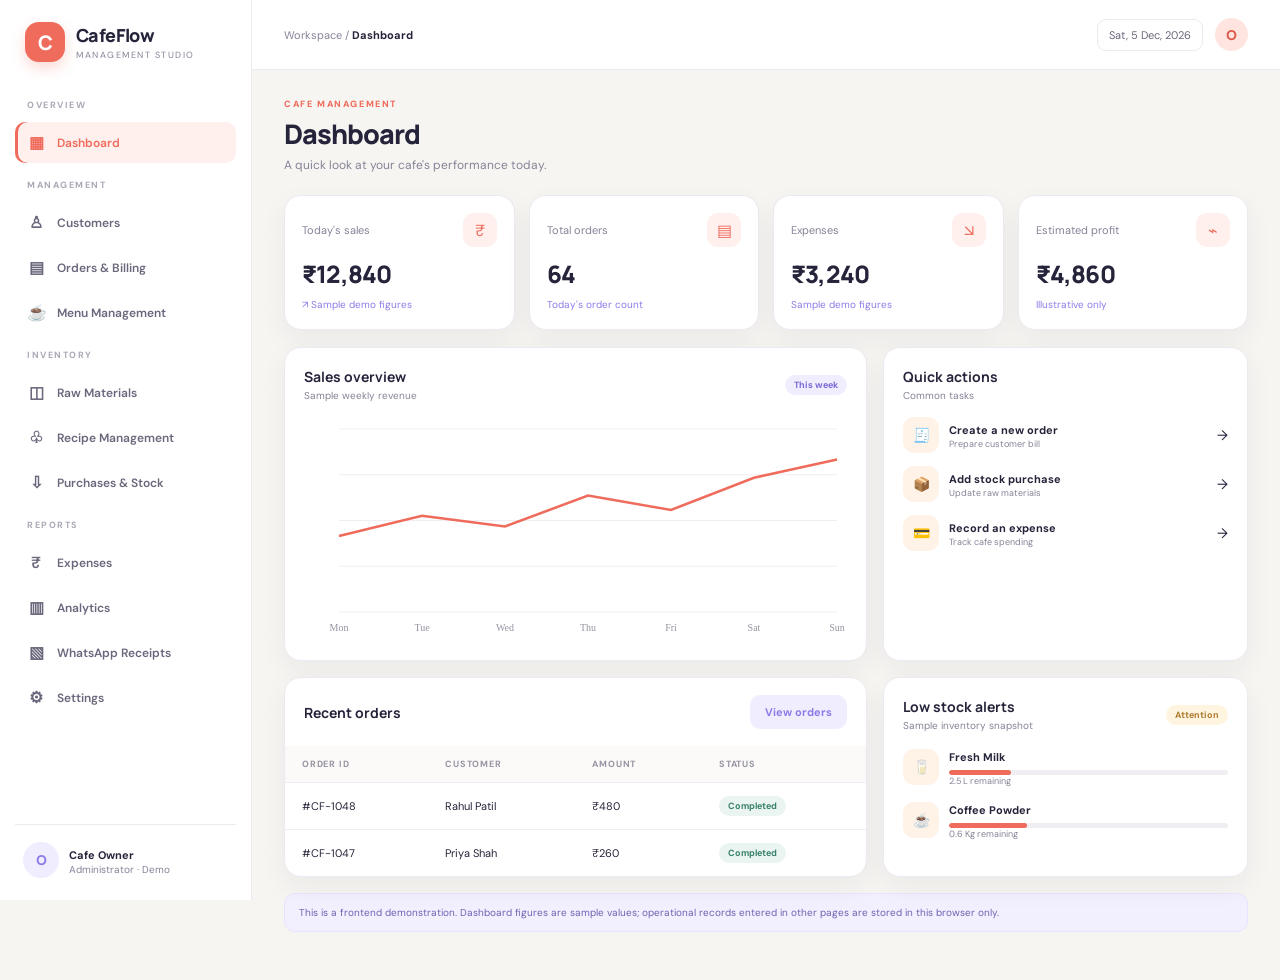
<file: index.html>
<!doctype html><html lang="en"><head><meta charset="utf-8"><meta name="viewport" content="width=device-width, initial-scale=1"><title>Dashboard | CafeFlow</title><link rel="stylesheet" href="style.css"></head><body>
<div class="layout"><aside class="sidebar"><div class="brand"><div class="brand-logo">C</div><div><b>CafeFlow</b><small>MANAGEMENT STUDIO</small></div></div><nav class="nav"><div class="nav-caption">OVERVIEW</div><a href="index.html" class="active"><span class="nav-ico">▦</span>Dashboard</a><div class="nav-caption">MANAGEMENT</div><a href="customers.html" class=""><span class="nav-ico">♙</span>Customers</a><a href="orders.html" class=""><span class="nav-ico">▤</span>Orders & Billing</a><a href="menu.html" class=""><span class="nav-ico">☕</span>Menu Management</a><div class="nav-caption">INVENTORY</div><a href="materials.html" class=""><span class="nav-ico">◫</span>Raw Materials</a><a href="recipes.html" class=""><span class="nav-ico">♧</span>Recipe Management</a><a href="purchases.html" class=""><span class="nav-ico">⇩</span>Purchases & Stock</a><div class="nav-caption">REPORTS</div><a href="expenses.html" class=""><span class="nav-ico">₹</span>Expenses</a><a href="analytics.html" class=""><span class="nav-ico">▥</span>Analytics</a><a href="receipts.html" class=""><span class="nav-ico">▧</span>WhatsApp Receipts</a><a href="settings.html" class=""><span class="nav-ico">⚙</span>Settings</a></nav><div class="profile"><div class="avatar">O</div><div><b style="font-size:11px">Cafe Owner</b><small>Administrator · Demo</small></div></div></aside>
<main class="main"><header class="topbar"><div style="display:flex;align-items:center;gap:12px"><button class="menu-toggle" id="menuToggle">☰</button><div class="crumb">Workspace / <b>Dashboard</b></div></div><div class="top-actions"><div class="top-date" id="topDate"></div><div class="top-avatar">O</div></div></header><div class="content">
<div class="page-head"><div><div class="eyebrow">CAFE MANAGEMENT</div><h1>Dashboard</h1><div class="subtitle">A quick look at your cafe's performance today.</div></div></div>
<div class="stat-grid">
<div class="card stat"><div class="stat-top">Today's sales <span class="stat-icon">₹</span></div><strong id="dashSales">₹12,840</strong><span class="trend">↗ Sample demo figures</span></div>
<div class="card stat"><div class="stat-top">Total orders <span class="stat-icon">▤</span></div><strong id="dashOrders">64</strong><span class="trend">Today's order count</span></div>
<div class="card stat"><div class="stat-top">Expenses <span class="stat-icon">↘</span></div><strong>₹3,240</strong><span class="trend">Sample demo figures</span></div>
<div class="card stat"><div class="stat-top">Estimated profit <span class="stat-icon">⌁</span></div><strong>₹4,860</strong><span class="trend">Illustrative only</span></div></div>
<div class="two-col"><div class="card panel"><div class="panel-head"><div><h3>Sales overview</h3><small>Sample weekly revenue</small></div><span class="pill">This week</span></div><canvas id="salesChart" class="chart"></canvas></div>
<div class="card panel"><div class="panel-head"><div><h3>Quick actions</h3><small>Common tasks</small></div></div><div class="mini-list"><a class="mini-row" href="orders.html"><div class="mini-emoji">🧾</div><div class="mini-info"><b>Create a new order</b><small>Prepare customer bill</small></div>→</a><a class="mini-row" href="purchases.html"><div class="mini-emoji">📦</div><div class="mini-info"><b>Add stock purchase</b><small>Update raw materials</small></div>→</a><a class="mini-row" href="expenses.html"><div class="mini-emoji">💳</div><div class="mini-info"><b>Record an expense</b><small>Track cafe spending</small></div>→</a></div></div></div>
<div class="two-col"><div class="card table-card"><div class="table-head"><h3>Recent orders</h3><a class="btn secondary" href="orders.html">View orders</a></div><div class="table-wrap"><table><thead><tr><th>Order ID</th><th>Customer</th><th>Amount</th><th>Status</th></tr></thead><tbody id="dashRecent"><tr><td>#CF-1048</td><td>Rahul Patil</td><td>₹480</td><td><span class="pill good">Completed</span></td></tr><tr><td>#CF-1047</td><td>Priya Shah</td><td>₹260</td><td><span class="pill good">Completed</span></td></tr></tbody></table></div></div>
<div class="card panel"><div class="panel-head"><div><h3>Low stock alerts</h3><small>Sample inventory snapshot</small></div><span class="pill warn">Attention</span></div><div class="mini-list"><div class="mini-row"><div class="mini-emoji">🥛</div><div class="mini-info"><b>Fresh Milk</b><div class="progress"><span style="width:22%"></span></div><small>2.5 L remaining</small></div></div><div class="mini-row"><div class="mini-emoji">☕</div><div class="mini-info"><b>Coffee Powder</b><div class="progress"><span style="width:28%"></span></div><small>0.6 Kg remaining</small></div></div></div></div></div>
<div class="notice">This is a frontend demonstration. Dashboard figures are sample values; operational records entered in other pages are stored in this browser only.</div>
</div></main></div>
<div class="modal-backdrop" id="modalBackdrop"><div class="modal"><div class="modal-head"><h3 id="modalTitle">Details</h3><button class="close" onclick="CF.close()">×</button></div><div id="modalBody"></div></div></div><div class="toast" id="toast"></div><script src="app.js"></script><script src="pages.js"></script></body></html>
</file>
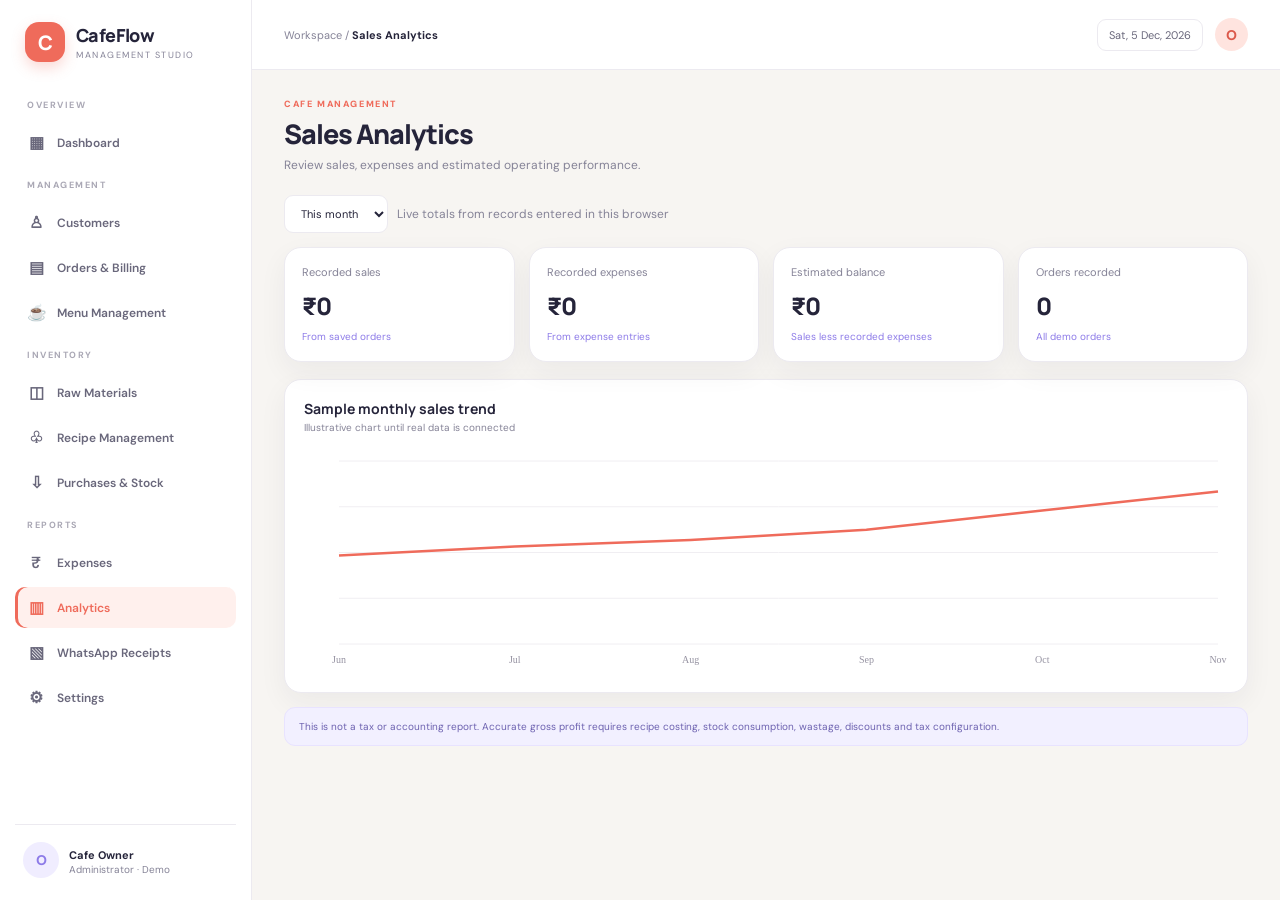
<file: analytics.html>
<!doctype html><html lang="en"><head><meta charset="utf-8"><meta name="viewport" content="width=device-width, initial-scale=1"><title>Sales Analytics | CafeFlow</title><link rel="stylesheet" href="style.css"></head><body>
<div class="layout"><aside class="sidebar"><div class="brand"><div class="brand-logo">C</div><div><b>CafeFlow</b><small>MANAGEMENT STUDIO</small></div></div><nav class="nav"><div class="nav-caption">OVERVIEW</div><a href="index.html" class=""><span class="nav-ico">▦</span>Dashboard</a><div class="nav-caption">MANAGEMENT</div><a href="customers.html" class=""><span class="nav-ico">♙</span>Customers</a><a href="orders.html" class=""><span class="nav-ico">▤</span>Orders & Billing</a><a href="menu.html" class=""><span class="nav-ico">☕</span>Menu Management</a><div class="nav-caption">INVENTORY</div><a href="materials.html" class=""><span class="nav-ico">◫</span>Raw Materials</a><a href="recipes.html" class=""><span class="nav-ico">♧</span>Recipe Management</a><a href="purchases.html" class=""><span class="nav-ico">⇩</span>Purchases & Stock</a><div class="nav-caption">REPORTS</div><a href="expenses.html" class=""><span class="nav-ico">₹</span>Expenses</a><a href="analytics.html" class="active"><span class="nav-ico">▥</span>Analytics</a><a href="receipts.html" class=""><span class="nav-ico">▧</span>WhatsApp Receipts</a><a href="settings.html" class=""><span class="nav-ico">⚙</span>Settings</a></nav><div class="profile"><div class="avatar">O</div><div><b style="font-size:11px">Cafe Owner</b><small>Administrator · Demo</small></div></div></aside>
<main class="main"><header class="topbar"><div style="display:flex;align-items:center;gap:12px"><button class="menu-toggle" id="menuToggle">☰</button><div class="crumb">Workspace / <b>Sales Analytics</b></div></div><div class="top-actions"><div class="top-date" id="topDate"></div><div class="top-avatar">O</div></div></header><div class="content">
<div class="page-head"><div><div class="eyebrow">CAFE MANAGEMENT</div><h1>Sales Analytics</h1><div class="subtitle">Review sales, expenses and estimated operating performance.</div></div></div>
<div class="toolbar"><select class="control"><option>This month</option><option>This week</option><option>Last month</option></select><span class="subtitle">Live totals from records entered in this browser</span></div>
<div class="stat-grid"><div class="card stat"><div class="stat-top">Recorded sales</div><strong id="analyticsSales">₹0</strong><span class="trend">From saved orders</span></div><div class="card stat"><div class="stat-top">Recorded expenses</div><strong id="analyticsExpenses">₹0</strong><span class="trend">From expense entries</span></div><div class="card stat"><div class="stat-top">Estimated balance</div><strong id="analyticsProfit">₹0</strong><span class="trend">Sales less recorded expenses</span></div><div class="card stat"><div class="stat-top">Orders recorded</div><strong id="analyticsOrders">0</strong><span class="trend">All demo orders</span></div></div>
<div class="card panel"><div class="panel-head"><div><h3>Sample monthly sales trend</h3><small>Illustrative chart until real data is connected</small></div></div><canvas id="analyticsChart" class="chart"></canvas></div>
<div class="notice">This is not a tax or accounting report. Accurate gross profit requires recipe costing, stock consumption, wastage, discounts and tax configuration.</div>
</div></main></div>
<div class="modal-backdrop" id="modalBackdrop"><div class="modal"><div class="modal-head"><h3 id="modalTitle">Details</h3><button class="close" onclick="CF.close()">×</button></div><div id="modalBody"></div></div></div><div class="toast" id="toast"></div><script src="app.js"></script><script src="pages.js"></script></body></html>
</file>
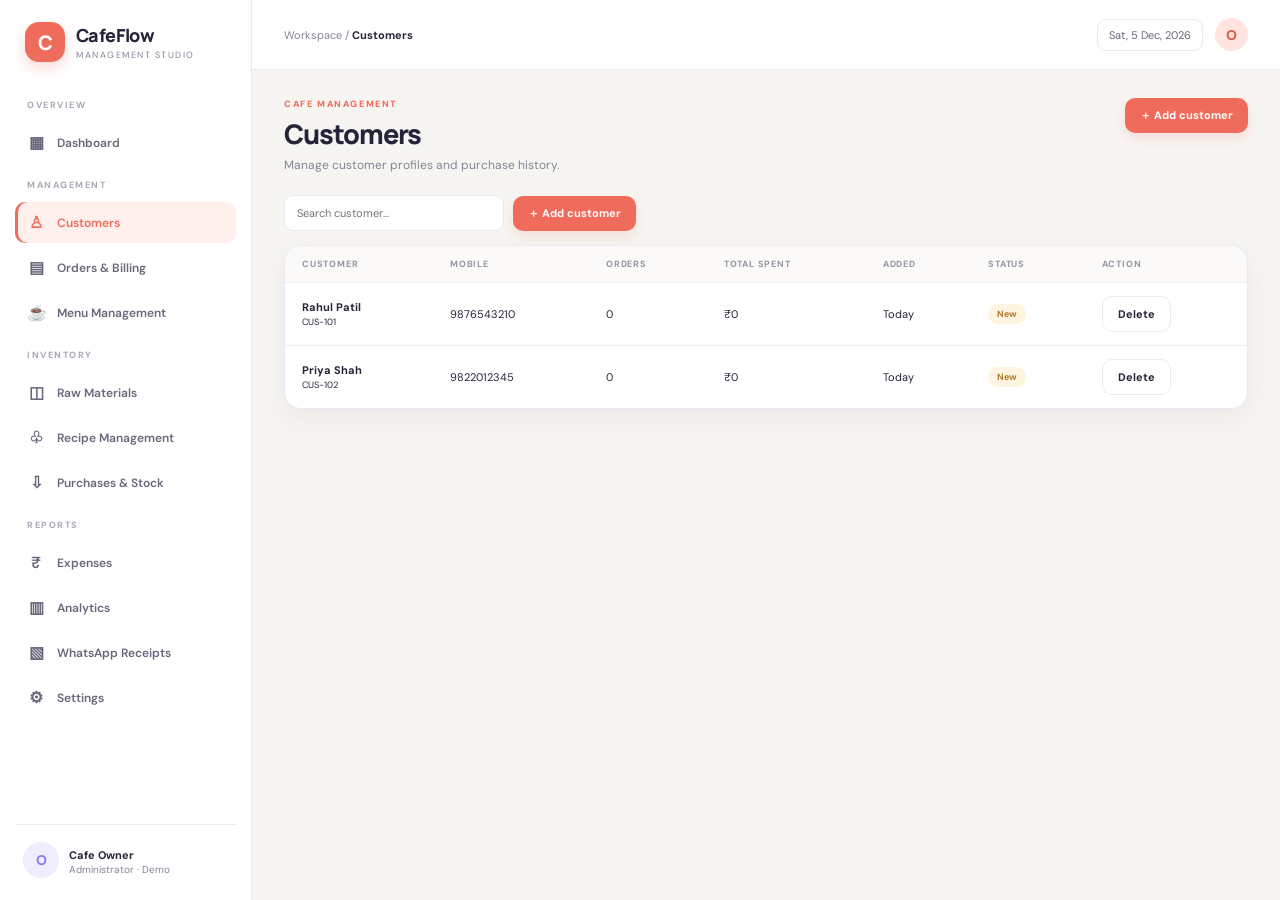
<file: customers.html>
<!doctype html><html lang="en"><head><meta charset="utf-8"><meta name="viewport" content="width=device-width, initial-scale=1"><title>Customers | CafeFlow</title><link rel="stylesheet" href="style.css"></head><body>
<div class="layout"><aside class="sidebar"><div class="brand"><div class="brand-logo">C</div><div><b>CafeFlow</b><small>MANAGEMENT STUDIO</small></div></div><nav class="nav"><div class="nav-caption">OVERVIEW</div><a href="index.html" class=""><span class="nav-ico">▦</span>Dashboard</a><div class="nav-caption">MANAGEMENT</div><a href="customers.html" class="active"><span class="nav-ico">♙</span>Customers</a><a href="orders.html" class=""><span class="nav-ico">▤</span>Orders & Billing</a><a href="menu.html" class=""><span class="nav-ico">☕</span>Menu Management</a><div class="nav-caption">INVENTORY</div><a href="materials.html" class=""><span class="nav-ico">◫</span>Raw Materials</a><a href="recipes.html" class=""><span class="nav-ico">♧</span>Recipe Management</a><a href="purchases.html" class=""><span class="nav-ico">⇩</span>Purchases & Stock</a><div class="nav-caption">REPORTS</div><a href="expenses.html" class=""><span class="nav-ico">₹</span>Expenses</a><a href="analytics.html" class=""><span class="nav-ico">▥</span>Analytics</a><a href="receipts.html" class=""><span class="nav-ico">▧</span>WhatsApp Receipts</a><a href="settings.html" class=""><span class="nav-ico">⚙</span>Settings</a></nav><div class="profile"><div class="avatar">O</div><div><b style="font-size:11px">Cafe Owner</b><small>Administrator · Demo</small></div></div></aside>
<main class="main"><header class="topbar"><div style="display:flex;align-items:center;gap:12px"><button class="menu-toggle" id="menuToggle">☰</button><div class="crumb">Workspace / <b>Customers</b></div></div><div class="top-actions"><div class="top-date" id="topDate"></div><div class="top-avatar">O</div></div></header><div class="content">
<div class="page-head"><div><div class="eyebrow">CAFE MANAGEMENT</div><h1>Customers</h1><div class="subtitle">Manage customer profiles and purchase history.</div></div><button class="btn" onclick="openCustomerForm()">＋ Add customer</button></div>
<div class="toolbar"><input class="search" placeholder="Search customer..." data-search="#customerTable"><button class="btn" onclick="openCustomerForm()">＋ Add customer</button></div>
<div class="card table-card"><div class="table-wrap"><table id="customerTable"><thead><tr><th>Customer</th><th>Mobile</th><th>Orders</th><th>Total spent</th><th>Added</th><th>Status</th><th>Action</th></tr></thead><tbody id="customerRows"></tbody></table></div></div>
</div></main></div>
<div class="modal-backdrop" id="modalBackdrop"><div class="modal"><div class="modal-head"><h3 id="modalTitle">Details</h3><button class="close" onclick="CF.close()">×</button></div><div id="modalBody"></div></div></div><div class="toast" id="toast"></div><script src="app.js"></script><script src="pages.js"></script></body></html>
</file>
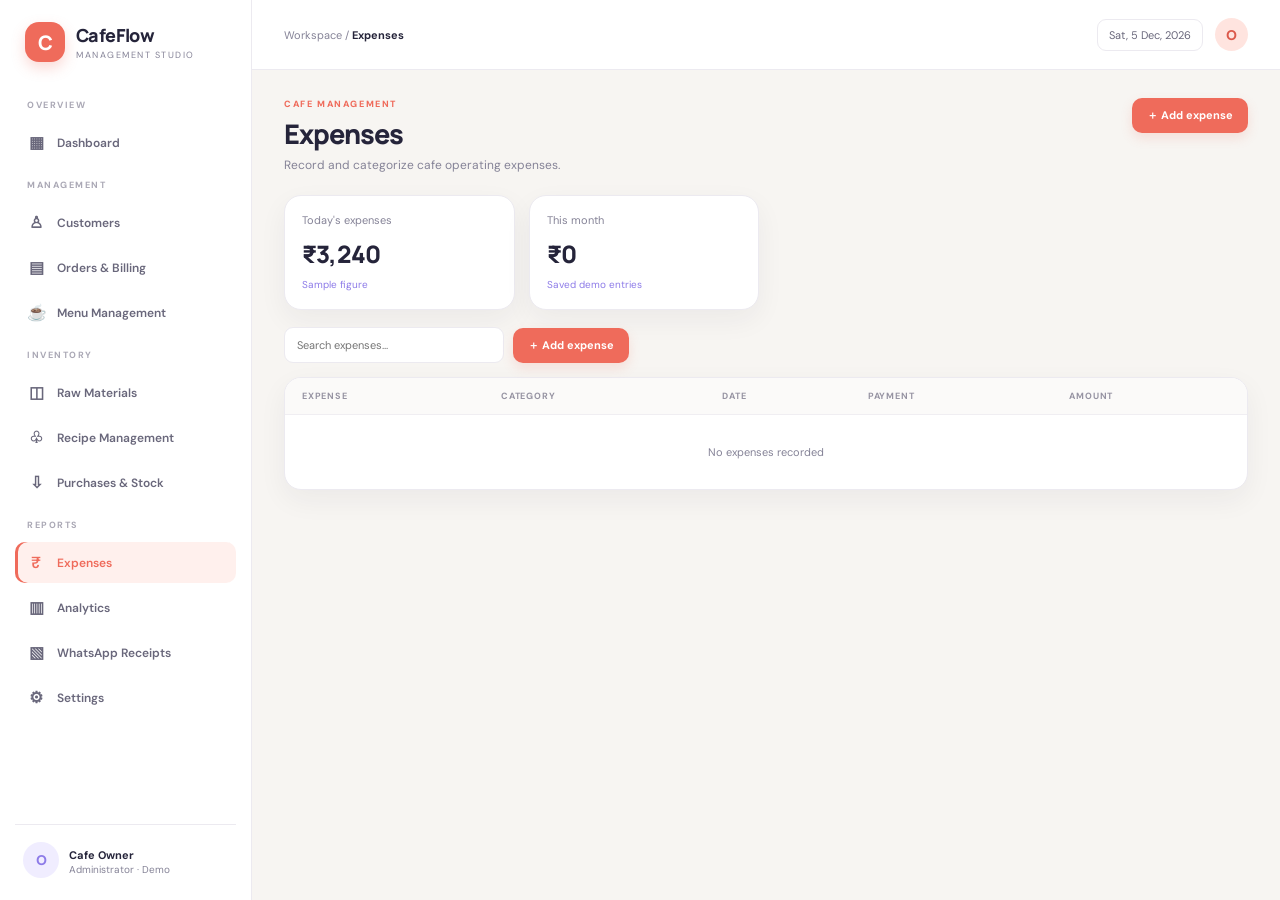
<file: expenses.html>
<!doctype html><html lang="en"><head><meta charset="utf-8"><meta name="viewport" content="width=device-width, initial-scale=1"><title>Expenses | CafeFlow</title><link rel="stylesheet" href="style.css"></head><body>
<div class="layout"><aside class="sidebar"><div class="brand"><div class="brand-logo">C</div><div><b>CafeFlow</b><small>MANAGEMENT STUDIO</small></div></div><nav class="nav"><div class="nav-caption">OVERVIEW</div><a href="index.html" class=""><span class="nav-ico">▦</span>Dashboard</a><div class="nav-caption">MANAGEMENT</div><a href="customers.html" class=""><span class="nav-ico">♙</span>Customers</a><a href="orders.html" class=""><span class="nav-ico">▤</span>Orders & Billing</a><a href="menu.html" class=""><span class="nav-ico">☕</span>Menu Management</a><div class="nav-caption">INVENTORY</div><a href="materials.html" class=""><span class="nav-ico">◫</span>Raw Materials</a><a href="recipes.html" class=""><span class="nav-ico">♧</span>Recipe Management</a><a href="purchases.html" class=""><span class="nav-ico">⇩</span>Purchases & Stock</a><div class="nav-caption">REPORTS</div><a href="expenses.html" class="active"><span class="nav-ico">₹</span>Expenses</a><a href="analytics.html" class=""><span class="nav-ico">▥</span>Analytics</a><a href="receipts.html" class=""><span class="nav-ico">▧</span>WhatsApp Receipts</a><a href="settings.html" class=""><span class="nav-ico">⚙</span>Settings</a></nav><div class="profile"><div class="avatar">O</div><div><b style="font-size:11px">Cafe Owner</b><small>Administrator · Demo</small></div></div></aside>
<main class="main"><header class="topbar"><div style="display:flex;align-items:center;gap:12px"><button class="menu-toggle" id="menuToggle">☰</button><div class="crumb">Workspace / <b>Expenses</b></div></div><div class="top-actions"><div class="top-date" id="topDate"></div><div class="top-avatar">O</div></div></header><div class="content">
<div class="page-head"><div><div class="eyebrow">CAFE MANAGEMENT</div><h1>Expenses</h1><div class="subtitle">Record and categorize cafe operating expenses.</div></div><button class="btn" onclick="openExpenseForm()">＋ Add expense</button></div>
<div class="stat-grid"><div class="card stat"><div class="stat-top">Today's expenses</div><strong>₹3,240</strong><span class="trend">Sample figure</span></div><div class="card stat"><div class="stat-top">This month</div><strong id="expenseTotal">₹0</strong><span class="trend">Saved demo entries</span></div></div>
<div class="toolbar"><input class="search" placeholder="Search expenses..." data-search="#expenseTable"><button class="btn" onclick="openExpenseForm()">＋ Add expense</button></div><div class="card table-card"><div class="table-wrap"><table id="expenseTable"><thead><tr><th>Expense</th><th>Category</th><th>Date</th><th>Payment</th><th>Amount</th></tr></thead><tbody id="expenseRows"></tbody></table></div></div>
</div></main></div>
<div class="modal-backdrop" id="modalBackdrop"><div class="modal"><div class="modal-head"><h3 id="modalTitle">Details</h3><button class="close" onclick="CF.close()">×</button></div><div id="modalBody"></div></div></div><div class="toast" id="toast"></div><script src="app.js"></script><script src="pages.js"></script></body></html>
</file>
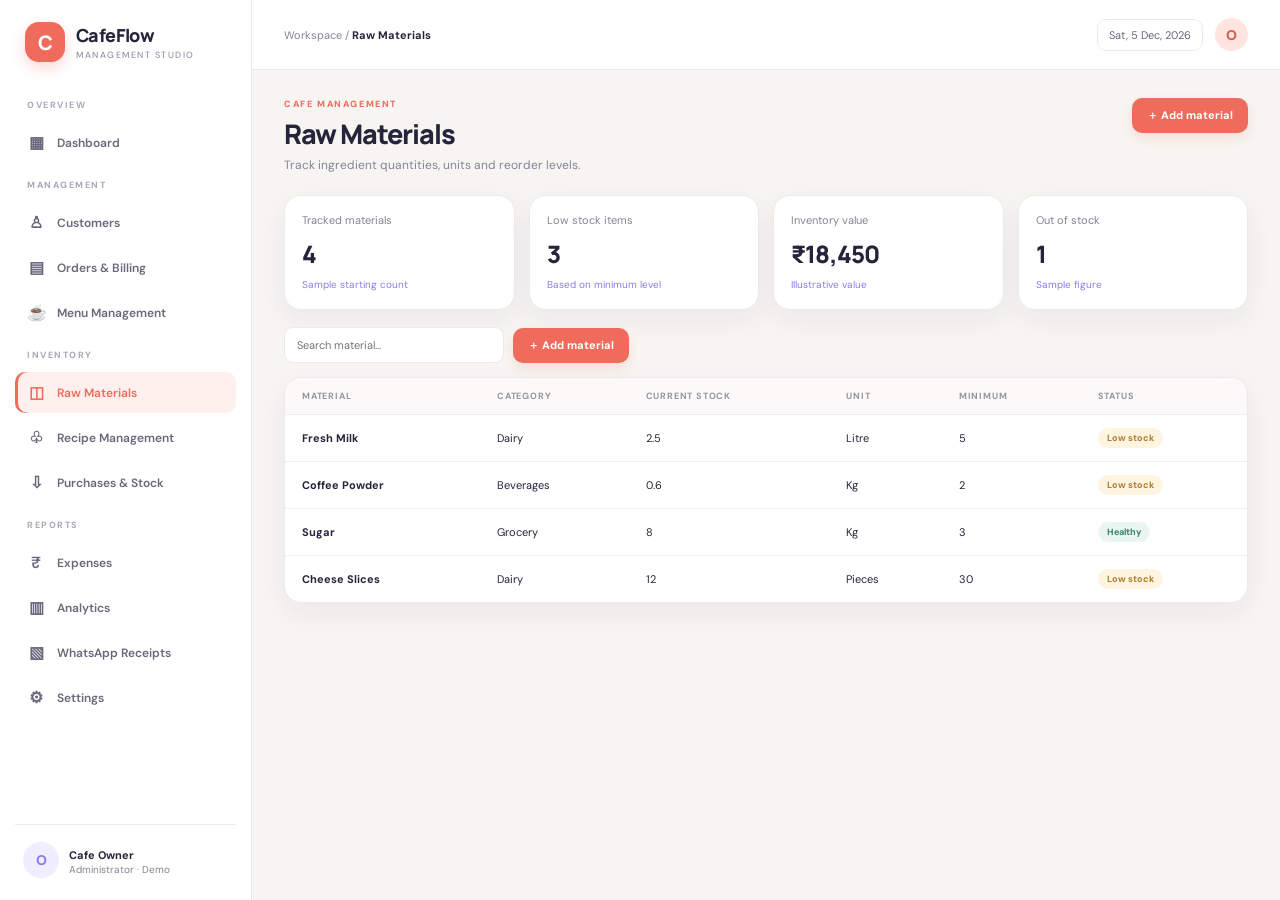
<file: materials.html>
<!doctype html><html lang="en"><head><meta charset="utf-8"><meta name="viewport" content="width=device-width, initial-scale=1"><title>Raw Materials | CafeFlow</title><link rel="stylesheet" href="style.css"></head><body>
<div class="layout"><aside class="sidebar"><div class="brand"><div class="brand-logo">C</div><div><b>CafeFlow</b><small>MANAGEMENT STUDIO</small></div></div><nav class="nav"><div class="nav-caption">OVERVIEW</div><a href="index.html" class=""><span class="nav-ico">▦</span>Dashboard</a><div class="nav-caption">MANAGEMENT</div><a href="customers.html" class=""><span class="nav-ico">♙</span>Customers</a><a href="orders.html" class=""><span class="nav-ico">▤</span>Orders & Billing</a><a href="menu.html" class=""><span class="nav-ico">☕</span>Menu Management</a><div class="nav-caption">INVENTORY</div><a href="materials.html" class="active"><span class="nav-ico">◫</span>Raw Materials</a><a href="recipes.html" class=""><span class="nav-ico">♧</span>Recipe Management</a><a href="purchases.html" class=""><span class="nav-ico">⇩</span>Purchases & Stock</a><div class="nav-caption">REPORTS</div><a href="expenses.html" class=""><span class="nav-ico">₹</span>Expenses</a><a href="analytics.html" class=""><span class="nav-ico">▥</span>Analytics</a><a href="receipts.html" class=""><span class="nav-ico">▧</span>WhatsApp Receipts</a><a href="settings.html" class=""><span class="nav-ico">⚙</span>Settings</a></nav><div class="profile"><div class="avatar">O</div><div><b style="font-size:11px">Cafe Owner</b><small>Administrator · Demo</small></div></div></aside>
<main class="main"><header class="topbar"><div style="display:flex;align-items:center;gap:12px"><button class="menu-toggle" id="menuToggle">☰</button><div class="crumb">Workspace / <b>Raw Materials</b></div></div><div class="top-actions"><div class="top-date" id="topDate"></div><div class="top-avatar">O</div></div></header><div class="content">
<div class="page-head"><div><div class="eyebrow">CAFE MANAGEMENT</div><h1>Raw Materials</h1><div class="subtitle">Track ingredient quantities, units and reorder levels.</div></div><button class="btn" onclick="openMaterialForm()">＋ Add material</button></div>
<div class="stat-grid"><div class="card stat"><div class="stat-top">Tracked materials</div><strong id="materialCount">24</strong><span class="trend">Sample starting count</span></div><div class="card stat"><div class="stat-top">Low stock items</div><strong id="lowCount">3</strong><span class="trend">Based on minimum level</span></div><div class="card stat"><div class="stat-top">Inventory value</div><strong>₹18,450</strong><span class="trend">Illustrative value</span></div><div class="card stat"><div class="stat-top">Out of stock</div><strong>1</strong><span class="trend">Sample figure</span></div></div>
<div class="toolbar"><input class="search" placeholder="Search material..." data-search="#materialsTable"><button class="btn" onclick="openMaterialForm()">＋ Add material</button></div><div class="card table-card"><div class="table-wrap"><table id="materialsTable"><thead><tr><th>Material</th><th>Category</th><th>Current stock</th><th>Unit</th><th>Minimum</th><th>Status</th></tr></thead><tbody id="materialRows"></tbody></table></div></div>
</div></main></div>
<div class="modal-backdrop" id="modalBackdrop"><div class="modal"><div class="modal-head"><h3 id="modalTitle">Details</h3><button class="close" onclick="CF.close()">×</button></div><div id="modalBody"></div></div></div><div class="toast" id="toast"></div><script src="app.js"></script><script src="pages.js"></script></body></html>
</file>
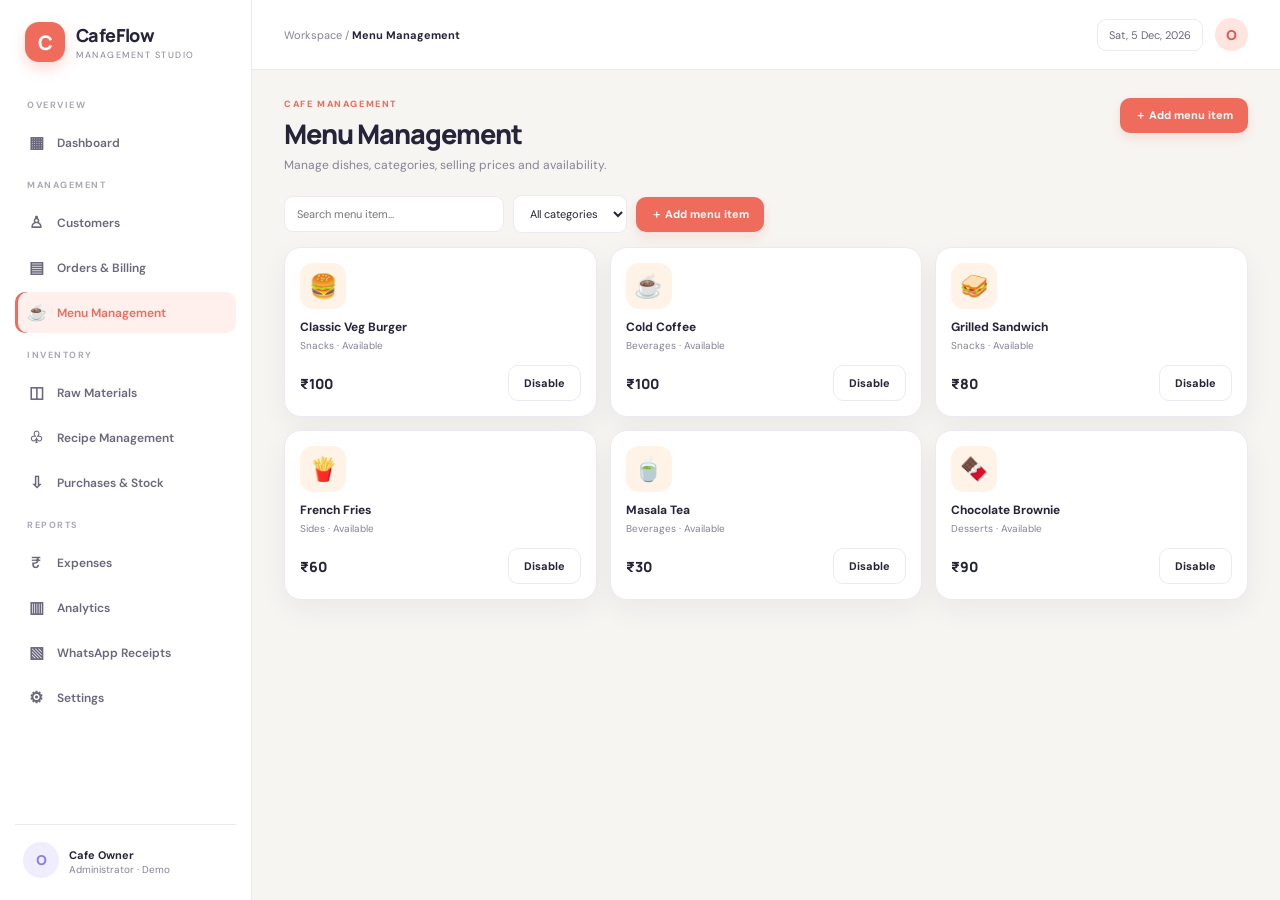
<file: menu.html>
<!doctype html><html lang="en"><head><meta charset="utf-8"><meta name="viewport" content="width=device-width, initial-scale=1"><title>Menu Management | CafeFlow</title><link rel="stylesheet" href="style.css"></head><body>
<div class="layout"><aside class="sidebar"><div class="brand"><div class="brand-logo">C</div><div><b>CafeFlow</b><small>MANAGEMENT STUDIO</small></div></div><nav class="nav"><div class="nav-caption">OVERVIEW</div><a href="index.html" class=""><span class="nav-ico">▦</span>Dashboard</a><div class="nav-caption">MANAGEMENT</div><a href="customers.html" class=""><span class="nav-ico">♙</span>Customers</a><a href="orders.html" class=""><span class="nav-ico">▤</span>Orders & Billing</a><a href="menu.html" class="active"><span class="nav-ico">☕</span>Menu Management</a><div class="nav-caption">INVENTORY</div><a href="materials.html" class=""><span class="nav-ico">◫</span>Raw Materials</a><a href="recipes.html" class=""><span class="nav-ico">♧</span>Recipe Management</a><a href="purchases.html" class=""><span class="nav-ico">⇩</span>Purchases & Stock</a><div class="nav-caption">REPORTS</div><a href="expenses.html" class=""><span class="nav-ico">₹</span>Expenses</a><a href="analytics.html" class=""><span class="nav-ico">▥</span>Analytics</a><a href="receipts.html" class=""><span class="nav-ico">▧</span>WhatsApp Receipts</a><a href="settings.html" class=""><span class="nav-ico">⚙</span>Settings</a></nav><div class="profile"><div class="avatar">O</div><div><b style="font-size:11px">Cafe Owner</b><small>Administrator · Demo</small></div></div></aside>
<main class="main"><header class="topbar"><div style="display:flex;align-items:center;gap:12px"><button class="menu-toggle" id="menuToggle">☰</button><div class="crumb">Workspace / <b>Menu Management</b></div></div><div class="top-actions"><div class="top-date" id="topDate"></div><div class="top-avatar">O</div></div></header><div class="content">
<div class="page-head"><div><div class="eyebrow">CAFE MANAGEMENT</div><h1>Menu Management</h1><div class="subtitle">Manage dishes, categories, selling prices and availability.</div></div><button class="btn" onclick="openMenuForm()">＋ Add menu item</button></div>
<div class="toolbar"><input class="search" placeholder="Search menu item..." oninput="filterCards(this,'#menuGrid')"><select class="control"><option>All categories</option><option>Snacks</option><option>Beverages</option><option>Desserts</option></select><button class="btn" onclick="openMenuForm()">＋ Add menu item</button></div><div class="item-grid" id="menuGrid"></div>
</div></main></div>
<div class="modal-backdrop" id="modalBackdrop"><div class="modal"><div class="modal-head"><h3 id="modalTitle">Details</h3><button class="close" onclick="CF.close()">×</button></div><div id="modalBody"></div></div></div><div class="toast" id="toast"></div><script src="app.js"></script><script src="pages.js"></script></body></html>
</file>
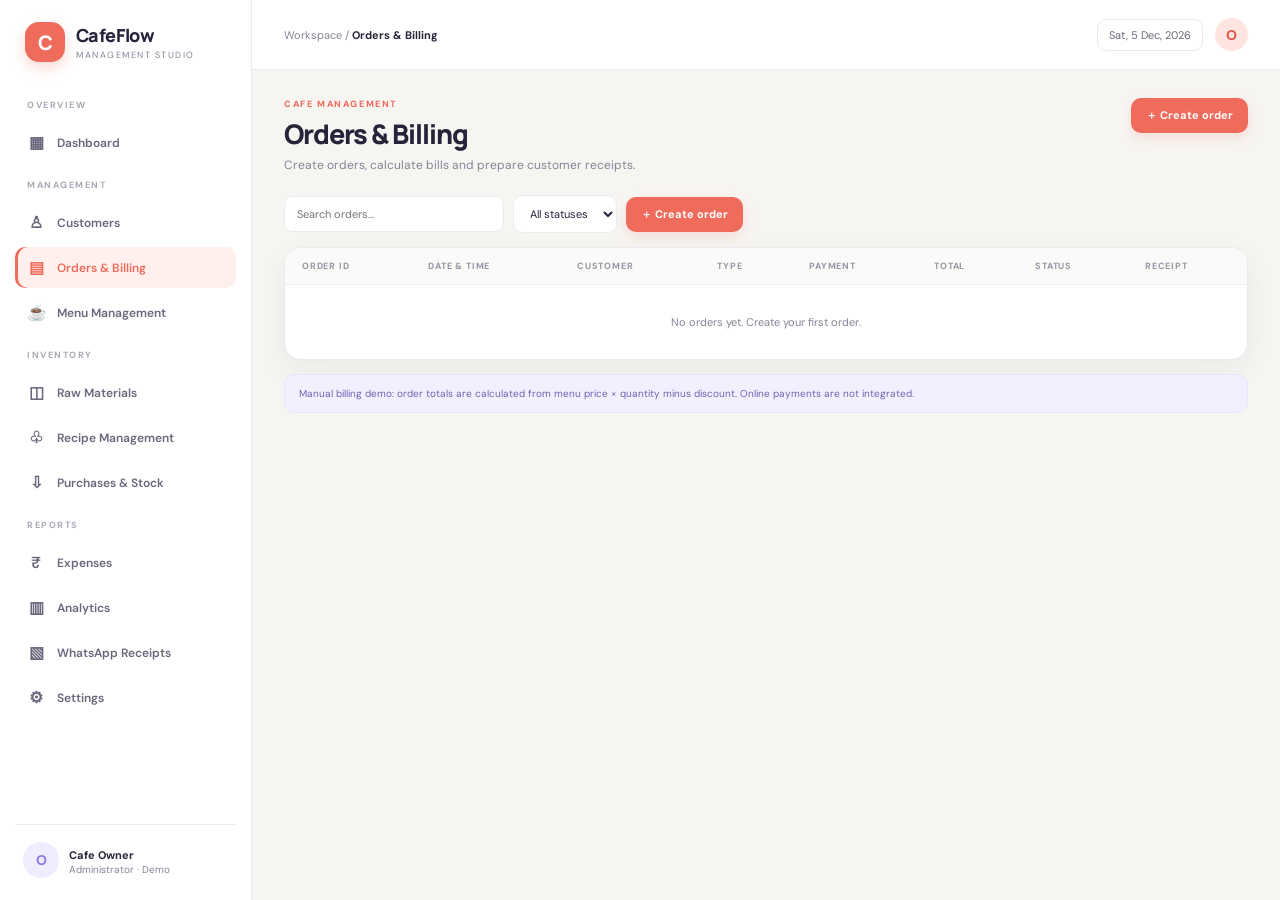
<file: orders.html>
<!doctype html><html lang="en"><head><meta charset="utf-8"><meta name="viewport" content="width=device-width, initial-scale=1"><title>Orders & Billing | CafeFlow</title><link rel="stylesheet" href="style.css"></head><body>
<div class="layout"><aside class="sidebar"><div class="brand"><div class="brand-logo">C</div><div><b>CafeFlow</b><small>MANAGEMENT STUDIO</small></div></div><nav class="nav"><div class="nav-caption">OVERVIEW</div><a href="index.html" class=""><span class="nav-ico">▦</span>Dashboard</a><div class="nav-caption">MANAGEMENT</div><a href="customers.html" class=""><span class="nav-ico">♙</span>Customers</a><a href="orders.html" class="active"><span class="nav-ico">▤</span>Orders & Billing</a><a href="menu.html" class=""><span class="nav-ico">☕</span>Menu Management</a><div class="nav-caption">INVENTORY</div><a href="materials.html" class=""><span class="nav-ico">◫</span>Raw Materials</a><a href="recipes.html" class=""><span class="nav-ico">♧</span>Recipe Management</a><a href="purchases.html" class=""><span class="nav-ico">⇩</span>Purchases & Stock</a><div class="nav-caption">REPORTS</div><a href="expenses.html" class=""><span class="nav-ico">₹</span>Expenses</a><a href="analytics.html" class=""><span class="nav-ico">▥</span>Analytics</a><a href="receipts.html" class=""><span class="nav-ico">▧</span>WhatsApp Receipts</a><a href="settings.html" class=""><span class="nav-ico">⚙</span>Settings</a></nav><div class="profile"><div class="avatar">O</div><div><b style="font-size:11px">Cafe Owner</b><small>Administrator · Demo</small></div></div></aside>
<main class="main"><header class="topbar"><div style="display:flex;align-items:center;gap:12px"><button class="menu-toggle" id="menuToggle">☰</button><div class="crumb">Workspace / <b>Orders & Billing</b></div></div><div class="top-actions"><div class="top-date" id="topDate"></div><div class="top-avatar">O</div></div></header><div class="content">
<div class="page-head"><div><div class="eyebrow">CAFE MANAGEMENT</div><h1>Orders & Billing</h1><div class="subtitle">Create orders, calculate bills and prepare customer receipts.</div></div><button class="btn" onclick="openOrderForm()">＋ Create order</button></div>
<div class="toolbar"><input class="search" placeholder="Search orders..." data-search="#ordersTable"><select class="control"><option>All statuses</option><option>Completed</option></select><button class="btn" onclick="openOrderForm()">＋ Create order</button></div>
<div class="card table-card"><div class="table-wrap"><table id="ordersTable"><thead><tr><th>Order ID</th><th>Date & time</th><th>Customer</th><th>Type</th><th>Payment</th><th>Total</th><th>Status</th><th>Receipt</th></tr></thead><tbody id="orderRows"></tbody></table></div></div>
<div class="notice">Manual billing demo: order totals are calculated from menu price × quantity minus discount. Online payments are not integrated.</div>
</div></main></div>
<div class="modal-backdrop" id="modalBackdrop"><div class="modal"><div class="modal-head"><h3 id="modalTitle">Details</h3><button class="close" onclick="CF.close()">×</button></div><div id="modalBody"></div></div></div><div class="toast" id="toast"></div><script src="app.js"></script><script src="pages.js"></script></body></html>
</file>
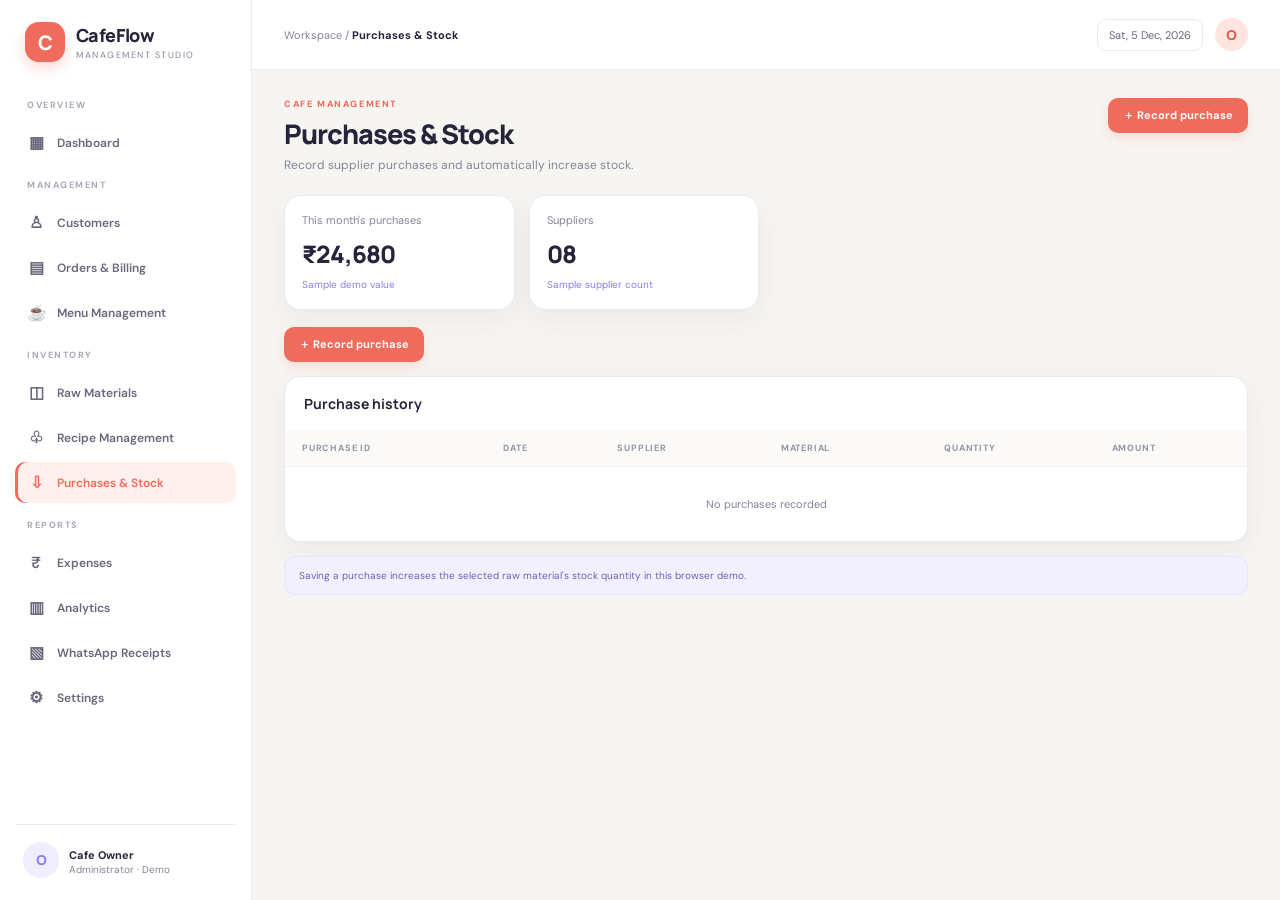
<file: purchases.html>
<!doctype html><html lang="en"><head><meta charset="utf-8"><meta name="viewport" content="width=device-width, initial-scale=1"><title>Purchases & Stock | CafeFlow</title><link rel="stylesheet" href="style.css"></head><body>
<div class="layout"><aside class="sidebar"><div class="brand"><div class="brand-logo">C</div><div><b>CafeFlow</b><small>MANAGEMENT STUDIO</small></div></div><nav class="nav"><div class="nav-caption">OVERVIEW</div><a href="index.html" class=""><span class="nav-ico">▦</span>Dashboard</a><div class="nav-caption">MANAGEMENT</div><a href="customers.html" class=""><span class="nav-ico">♙</span>Customers</a><a href="orders.html" class=""><span class="nav-ico">▤</span>Orders & Billing</a><a href="menu.html" class=""><span class="nav-ico">☕</span>Menu Management</a><div class="nav-caption">INVENTORY</div><a href="materials.html" class=""><span class="nav-ico">◫</span>Raw Materials</a><a href="recipes.html" class=""><span class="nav-ico">♧</span>Recipe Management</a><a href="purchases.html" class="active"><span class="nav-ico">⇩</span>Purchases & Stock</a><div class="nav-caption">REPORTS</div><a href="expenses.html" class=""><span class="nav-ico">₹</span>Expenses</a><a href="analytics.html" class=""><span class="nav-ico">▥</span>Analytics</a><a href="receipts.html" class=""><span class="nav-ico">▧</span>WhatsApp Receipts</a><a href="settings.html" class=""><span class="nav-ico">⚙</span>Settings</a></nav><div class="profile"><div class="avatar">O</div><div><b style="font-size:11px">Cafe Owner</b><small>Administrator · Demo</small></div></div></aside>
<main class="main"><header class="topbar"><div style="display:flex;align-items:center;gap:12px"><button class="menu-toggle" id="menuToggle">☰</button><div class="crumb">Workspace / <b>Purchases & Stock</b></div></div><div class="top-actions"><div class="top-date" id="topDate"></div><div class="top-avatar">O</div></div></header><div class="content">
<div class="page-head"><div><div class="eyebrow">CAFE MANAGEMENT</div><h1>Purchases & Stock</h1><div class="subtitle">Record supplier purchases and automatically increase stock.</div></div><button class="btn" onclick="openPurchaseForm()">＋ Record purchase</button></div>
<div class="stat-grid"><div class="card stat"><div class="stat-top">This month's purchases</div><strong>₹24,680</strong><span class="trend">Sample demo value</span></div><div class="card stat"><div class="stat-top">Suppliers</div><strong>08</strong><span class="trend">Sample supplier count</span></div></div>
<div class="toolbar"><button class="btn" onclick="openPurchaseForm()">＋ Record purchase</button></div><div class="card table-card"><div class="table-head"><h3>Purchase history</h3></div><div class="table-wrap"><table><thead><tr><th>Purchase ID</th><th>Date</th><th>Supplier</th><th>Material</th><th>Quantity</th><th>Amount</th></tr></thead><tbody id="purchaseRows"></tbody></table></div></div>
<div class="notice">Saving a purchase increases the selected raw material's stock quantity in this browser demo.</div>
</div></main></div>
<div class="modal-backdrop" id="modalBackdrop"><div class="modal"><div class="modal-head"><h3 id="modalTitle">Details</h3><button class="close" onclick="CF.close()">×</button></div><div id="modalBody"></div></div></div><div class="toast" id="toast"></div><script src="app.js"></script><script src="pages.js"></script></body></html>
</file>
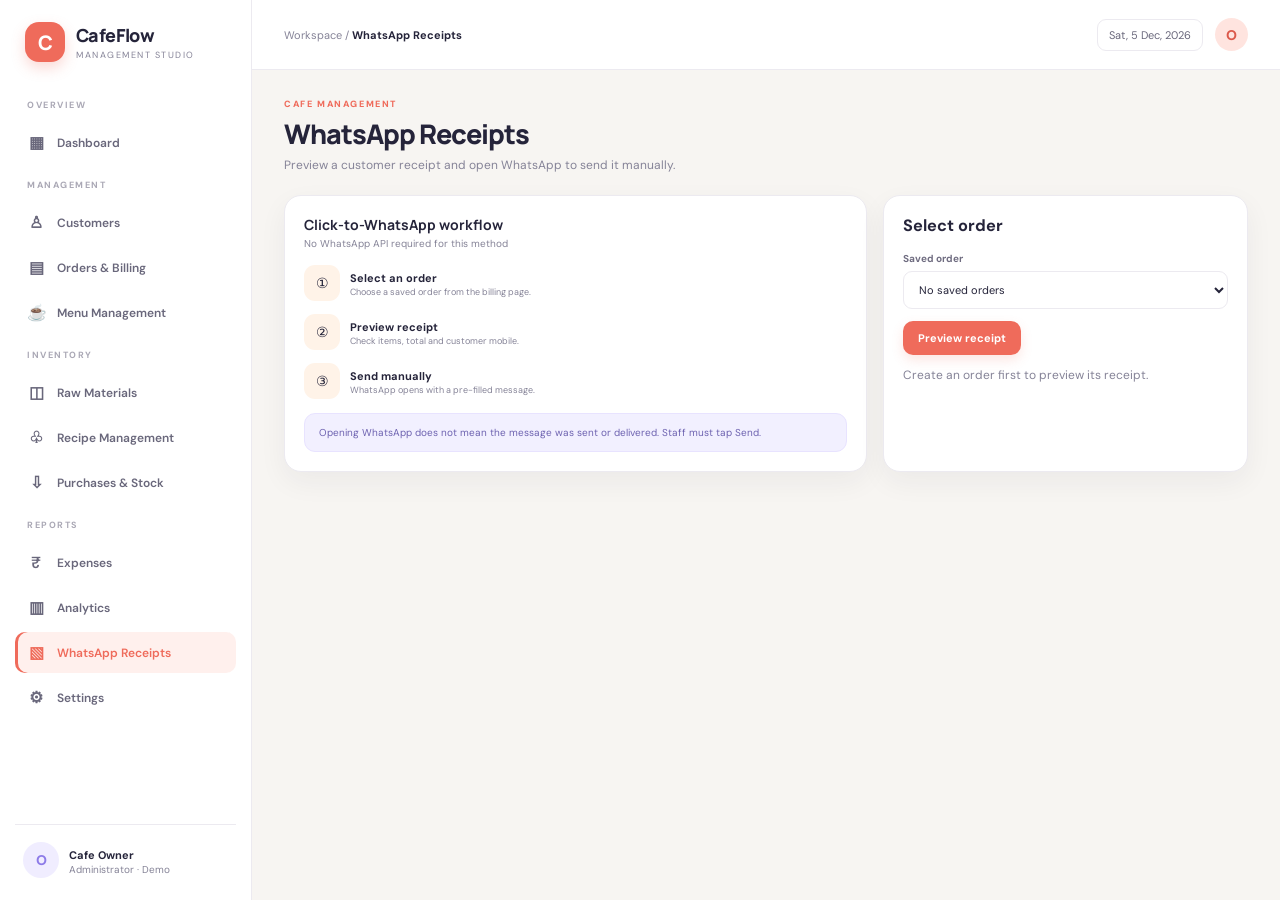
<file: receipts.html>
<!doctype html><html lang="en"><head><meta charset="utf-8"><meta name="viewport" content="width=device-width, initial-scale=1"><title>WhatsApp Receipts | CafeFlow</title><link rel="stylesheet" href="style.css"></head><body>
<div class="layout"><aside class="sidebar"><div class="brand"><div class="brand-logo">C</div><div><b>CafeFlow</b><small>MANAGEMENT STUDIO</small></div></div><nav class="nav"><div class="nav-caption">OVERVIEW</div><a href="index.html" class=""><span class="nav-ico">▦</span>Dashboard</a><div class="nav-caption">MANAGEMENT</div><a href="customers.html" class=""><span class="nav-ico">♙</span>Customers</a><a href="orders.html" class=""><span class="nav-ico">▤</span>Orders & Billing</a><a href="menu.html" class=""><span class="nav-ico">☕</span>Menu Management</a><div class="nav-caption">INVENTORY</div><a href="materials.html" class=""><span class="nav-ico">◫</span>Raw Materials</a><a href="recipes.html" class=""><span class="nav-ico">♧</span>Recipe Management</a><a href="purchases.html" class=""><span class="nav-ico">⇩</span>Purchases & Stock</a><div class="nav-caption">REPORTS</div><a href="expenses.html" class=""><span class="nav-ico">₹</span>Expenses</a><a href="analytics.html" class=""><span class="nav-ico">▥</span>Analytics</a><a href="receipts.html" class="active"><span class="nav-ico">▧</span>WhatsApp Receipts</a><a href="settings.html" class=""><span class="nav-ico">⚙</span>Settings</a></nav><div class="profile"><div class="avatar">O</div><div><b style="font-size:11px">Cafe Owner</b><small>Administrator · Demo</small></div></div></aside>
<main class="main"><header class="topbar"><div style="display:flex;align-items:center;gap:12px"><button class="menu-toggle" id="menuToggle">☰</button><div class="crumb">Workspace / <b>WhatsApp Receipts</b></div></div><div class="top-actions"><div class="top-date" id="topDate"></div><div class="top-avatar">O</div></div></header><div class="content">
<div class="page-head"><div><div class="eyebrow">CAFE MANAGEMENT</div><h1>WhatsApp Receipts</h1><div class="subtitle">Preview a customer receipt and open WhatsApp to send it manually.</div></div></div>
<div class="two-col"><div class="card panel"><div class="panel-head"><div><h3>Click-to-WhatsApp workflow</h3><small>No WhatsApp API required for this method</small></div></div><div class="mini-list"><div class="mini-row"><div class="mini-emoji">①</div><div class="mini-info"><b>Select an order</b><small>Choose a saved order from the billing page.</small></div></div><div class="mini-row"><div class="mini-emoji">②</div><div class="mini-info"><b>Preview receipt</b><small>Check items, total and customer mobile.</small></div></div><div class="mini-row"><div class="mini-emoji">③</div><div class="mini-info"><b>Send manually</b><small>WhatsApp opens with a pre-filled message.</small></div></div></div><div class="notice">Opening WhatsApp does not mean the message was sent or delivered. Staff must tap Send.</div></div>
<div class="card panel"><h3 style="margin-top:0">Select order</h3><div class="field"><label>Saved order</label><select class="control" id="receiptOrder" style="width:100%"></select></div><button class="btn" onclick="receiptFromSelect()">Preview receipt</button><div id="receiptEmpty" class="subtitle" style="margin-top:12px">Create an order first to preview its receipt.</div></div></div>
</div></main></div>
<div class="modal-backdrop" id="modalBackdrop"><div class="modal"><div class="modal-head"><h3 id="modalTitle">Details</h3><button class="close" onclick="CF.close()">×</button></div><div id="modalBody"></div></div></div><div class="toast" id="toast"></div><script src="app.js"></script><script src="pages.js"></script></body></html>
</file>
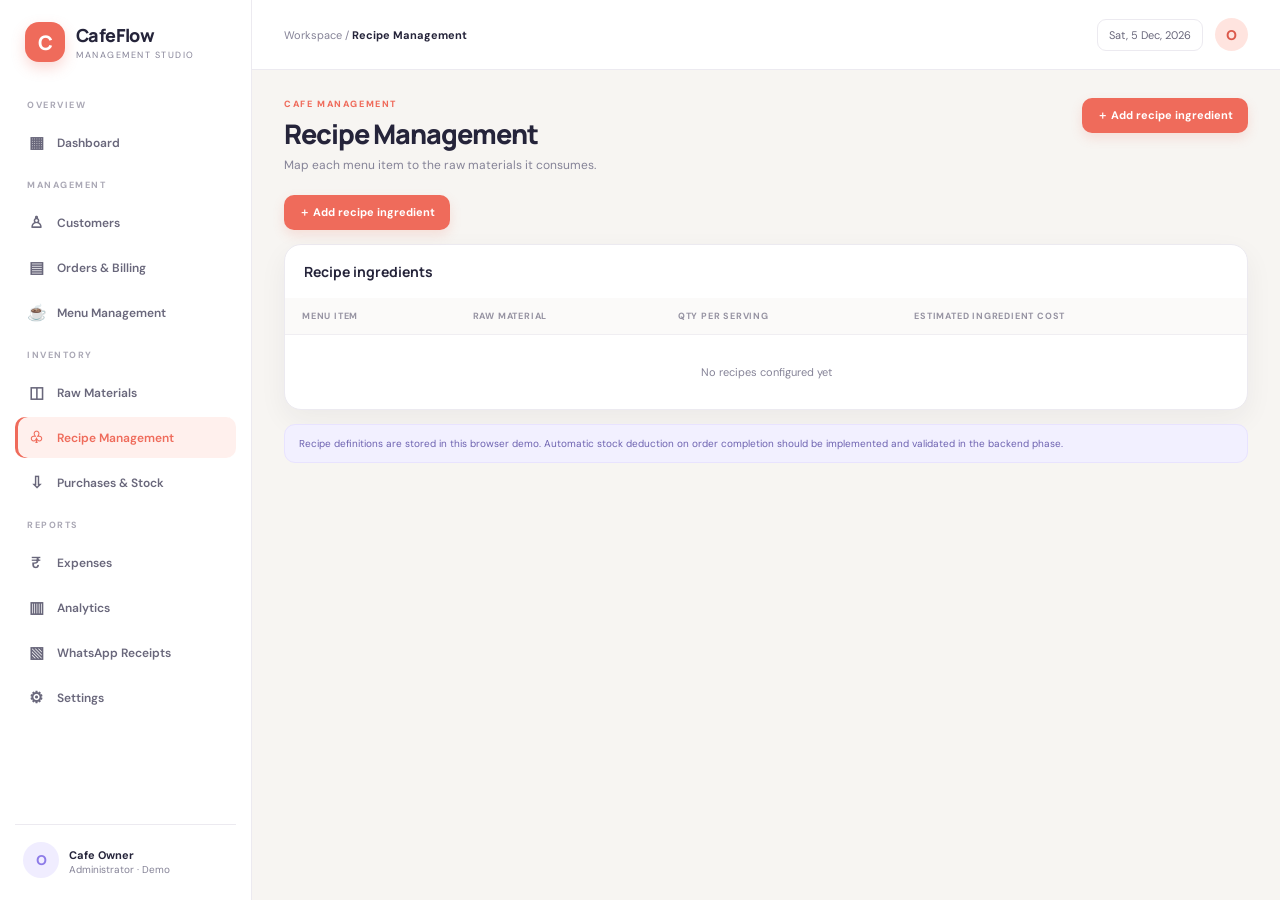
<file: recipes.html>
<!doctype html><html lang="en"><head><meta charset="utf-8"><meta name="viewport" content="width=device-width, initial-scale=1"><title>Recipe Management | CafeFlow</title><link rel="stylesheet" href="style.css"></head><body>
<div class="layout"><aside class="sidebar"><div class="brand"><div class="brand-logo">C</div><div><b>CafeFlow</b><small>MANAGEMENT STUDIO</small></div></div><nav class="nav"><div class="nav-caption">OVERVIEW</div><a href="index.html" class=""><span class="nav-ico">▦</span>Dashboard</a><div class="nav-caption">MANAGEMENT</div><a href="customers.html" class=""><span class="nav-ico">♙</span>Customers</a><a href="orders.html" class=""><span class="nav-ico">▤</span>Orders & Billing</a><a href="menu.html" class=""><span class="nav-ico">☕</span>Menu Management</a><div class="nav-caption">INVENTORY</div><a href="materials.html" class=""><span class="nav-ico">◫</span>Raw Materials</a><a href="recipes.html" class="active"><span class="nav-ico">♧</span>Recipe Management</a><a href="purchases.html" class=""><span class="nav-ico">⇩</span>Purchases & Stock</a><div class="nav-caption">REPORTS</div><a href="expenses.html" class=""><span class="nav-ico">₹</span>Expenses</a><a href="analytics.html" class=""><span class="nav-ico">▥</span>Analytics</a><a href="receipts.html" class=""><span class="nav-ico">▧</span>WhatsApp Receipts</a><a href="settings.html" class=""><span class="nav-ico">⚙</span>Settings</a></nav><div class="profile"><div class="avatar">O</div><div><b style="font-size:11px">Cafe Owner</b><small>Administrator · Demo</small></div></div></aside>
<main class="main"><header class="topbar"><div style="display:flex;align-items:center;gap:12px"><button class="menu-toggle" id="menuToggle">☰</button><div class="crumb">Workspace / <b>Recipe Management</b></div></div><div class="top-actions"><div class="top-date" id="topDate"></div><div class="top-avatar">O</div></div></header><div class="content">
<div class="page-head"><div><div class="eyebrow">CAFE MANAGEMENT</div><h1>Recipe Management</h1><div class="subtitle">Map each menu item to the raw materials it consumes.</div></div><button class="btn" onclick="openRecipeForm()">＋ Add recipe ingredient</button></div>
<div class="toolbar"><button class="btn" onclick="openRecipeForm()">＋ Add recipe ingredient</button></div><div class="card table-card"><div class="table-head"><h3>Recipe ingredients</h3></div><div class="table-wrap"><table><thead><tr><th>Menu item</th><th>Raw material</th><th>Qty per serving</th><th>Estimated ingredient cost</th></tr></thead><tbody id="recipeRows"></tbody></table></div></div>
<div class="notice">Recipe definitions are stored in this browser demo. Automatic stock deduction on order completion should be implemented and validated in the backend phase.</div>
</div></main></div>
<div class="modal-backdrop" id="modalBackdrop"><div class="modal"><div class="modal-head"><h3 id="modalTitle">Details</h3><button class="close" onclick="CF.close()">×</button></div><div id="modalBody"></div></div></div><div class="toast" id="toast"></div><script src="app.js"></script><script src="pages.js"></script></body></html>
</file>
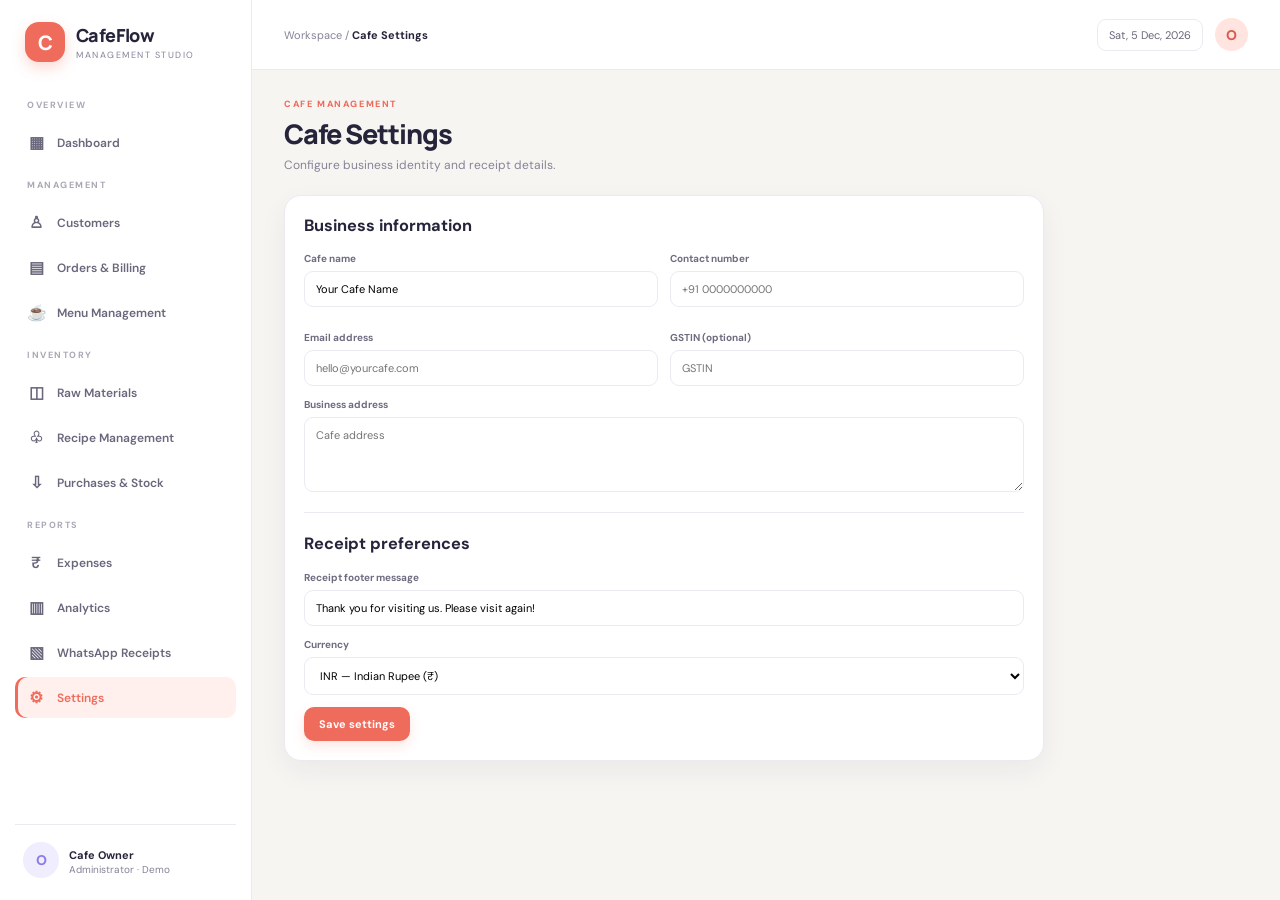
<file: settings.html>
<!doctype html><html lang="en"><head><meta charset="utf-8"><meta name="viewport" content="width=device-width, initial-scale=1"><title>Cafe Settings | CafeFlow</title><link rel="stylesheet" href="style.css"></head><body>
<div class="layout"><aside class="sidebar"><div class="brand"><div class="brand-logo">C</div><div><b>CafeFlow</b><small>MANAGEMENT STUDIO</small></div></div><nav class="nav"><div class="nav-caption">OVERVIEW</div><a href="index.html" class=""><span class="nav-ico">▦</span>Dashboard</a><div class="nav-caption">MANAGEMENT</div><a href="customers.html" class=""><span class="nav-ico">♙</span>Customers</a><a href="orders.html" class=""><span class="nav-ico">▤</span>Orders & Billing</a><a href="menu.html" class=""><span class="nav-ico">☕</span>Menu Management</a><div class="nav-caption">INVENTORY</div><a href="materials.html" class=""><span class="nav-ico">◫</span>Raw Materials</a><a href="recipes.html" class=""><span class="nav-ico">♧</span>Recipe Management</a><a href="purchases.html" class=""><span class="nav-ico">⇩</span>Purchases & Stock</a><div class="nav-caption">REPORTS</div><a href="expenses.html" class=""><span class="nav-ico">₹</span>Expenses</a><a href="analytics.html" class=""><span class="nav-ico">▥</span>Analytics</a><a href="receipts.html" class=""><span class="nav-ico">▧</span>WhatsApp Receipts</a><a href="settings.html" class="active"><span class="nav-ico">⚙</span>Settings</a></nav><div class="profile"><div class="avatar">O</div><div><b style="font-size:11px">Cafe Owner</b><small>Administrator · Demo</small></div></div></aside>
<main class="main"><header class="topbar"><div style="display:flex;align-items:center;gap:12px"><button class="menu-toggle" id="menuToggle">☰</button><div class="crumb">Workspace / <b>Cafe Settings</b></div></div><div class="top-actions"><div class="top-date" id="topDate"></div><div class="top-avatar">O</div></div></header><div class="content">
<div class="page-head"><div><div class="eyebrow">CAFE MANAGEMENT</div><h1>Cafe Settings</h1><div class="subtitle">Configure business identity and receipt details.</div></div></div>
<div class="card panel" style="max-width:760px"><form id="settingsForm"><h3 style="margin-top:0">Business information</h3><div class="form-grid"><div class="field"><label>Cafe name</label><input name="name" value="Your Cafe Name"></div><div class="field"><label>Contact number</label><input name="phone" placeholder="+91 0000000000"></div><div class="field"><label>Email address</label><input name="email" type="email" placeholder="hello@yourcafe.com"></div><div class="field"><label>GSTIN (optional)</label><input name="gstin" placeholder="GSTIN"></div></div><div class="field"><label>Business address</label><textarea name="address" placeholder="Cafe address"></textarea></div><hr style="border:0;border-top:1px solid var(--line);margin:20px 0"><h3>Receipt preferences</h3><div class="field"><label>Receipt footer message</label><input name="footer" value="Thank you for visiting us. Please visit again!"></div><div class="field"><label>Currency</label><select name="currency"><option>INR — Indian Rupee (₹)</option></select></div><button class="btn">Save settings</button></form></div>
</div></main></div>
<div class="modal-backdrop" id="modalBackdrop"><div class="modal"><div class="modal-head"><h3 id="modalTitle">Details</h3><button class="close" onclick="CF.close()">×</button></div><div id="modalBody"></div></div></div><div class="toast" id="toast"></div><script src="app.js"></script><script src="pages.js"></script></body></html>
</file>
<file: style.css>
@import url('https://fonts.googleapis.com/css2?family=DM+Sans:wght@400;500;600;700&family=Manrope:wght@500;600;700;800&display=swap');
:root{--coral:#ef6b5b;--coral-dark:#dc594b;--lav:#8d7be8;--lav-soft:#f0edff;--yellow:#f4bd62;--navy:#25243a;--muted:#858397;--cream:#f7f5f2;--paper:#fff;--line:#eceaf0;--pink:#fff0ed;--shadow:0 10px 28px rgba(38,35,57,.055);--radius:17px}
*{box-sizing:border-box}body{margin:0;background:var(--cream);color:var(--navy);font:14px 'DM Sans',sans-serif}button,input,select,textarea{font:inherit}button{cursor:pointer}a{text-decoration:none;color:inherit}
.layout{min-height:100vh}.sidebar{width:252px;position:fixed;inset:0 auto 0 0;background:#fff;border-right:1px solid var(--line);padding:22px 15px;display:flex;flex-direction:column;z-index:20;transition:.25s}.brand{display:flex;gap:11px;align-items:center;padding:0 10px 25px}.brand-logo{width:40px;height:40px;border-radius:14px;background:var(--coral);color:white;display:grid;place-items:center;font:800 20px Manrope;box-shadow:0 6px 14px #ef6b5b40}.brand b{font:800 18px Manrope;letter-spacing:-.6px}.brand small{display:block;color:var(--muted);font-size:9px;letter-spacing:1.5px;margin-top:2px}.nav-caption{font-size:9px;letter-spacing:1.5px;color:#aaa8b5;font-weight:700;padding:12px 12px 7px}.nav{display:grid;gap:4px}.nav a{padding:10px 12px;border-radius:10px;color:#69677b;display:flex;align-items:center;gap:12px;font-size:12px;font-weight:600;transition:.2s}.nav a:hover{background:#faf2f0;color:var(--coral)}.nav a.active{background:var(--pink);color:var(--coral);box-shadow:inset 3px 0 var(--coral)}.nav-ico{width:18px;text-align:center;font-size:16px}.profile{margin-top:auto;border-top:1px solid var(--line);padding:17px 8px 0;display:flex;gap:10px;align-items:center}.avatar{width:36px;height:36px;border-radius:50%;background:var(--lav-soft);color:var(--lav);display:grid;place-items:center;font-weight:800}.profile small{display:block;color:var(--muted);font-size:10px}
.main{margin-left:252px;min-width:0}.topbar{height:70px;background:#fff;border-bottom:1px solid var(--line);display:flex;align-items:center;justify-content:space-between;padding:0 32px;position:sticky;top:0;z-index:10}.crumb{font-size:11px;color:var(--muted)}.crumb b{color:var(--navy)}.top-actions{display:flex;align-items:center;gap:12px}.top-date{padding:8px 11px;border:1px solid var(--line);border-radius:9px;font-size:11px;color:#69677b}.top-avatar{width:33px;height:33px;border-radius:50%;background:#ffe4df;color:var(--coral-dark);display:grid;place-items:center;font-weight:800}.menu-toggle{display:none;border:0;background:none;font-size:22px;color:var(--navy)}
.content{max-width:1500px;margin:auto;padding:28px 32px 48px}.page-head{display:flex;justify-content:space-between;align-items:flex-start;gap:15px;margin-bottom:22px}.eyebrow{font-size:9px;letter-spacing:1.6px;color:var(--coral);font-weight:800}.page-head h1{font:800 27px Manrope;letter-spacing:-1px;margin:5px 0}.subtitle{color:var(--muted);font-size:12px}.btn{border:0;border-radius:10px;background:var(--coral);color:#fff;padding:10px 15px;font-size:11px;font-weight:700;box-shadow:0 5px 12px #ef6b5b2b;transition:.2s}.btn:hover{background:var(--coral-dark);transform:translateY(-1px)}.btn.secondary{background:var(--lav-soft);color:var(--lav);box-shadow:none}.btn.ghost{background:#fff;color:var(--navy);border:1px solid var(--line);box-shadow:none}.btn.danger{background:#fff0ef;color:#cb5148;box-shadow:none}.card{background:var(--paper);border:1px solid var(--line);border-radius:var(--radius);box-shadow:var(--shadow)}.stat-grid{display:grid;grid-template-columns:repeat(4,minmax(0,1fr));gap:14px;margin-bottom:17px}.stat{padding:17px}.stat-top{display:flex;justify-content:space-between;align-items:center;color:var(--muted);font-size:11px}.stat-icon{width:34px;height:34px;border-radius:11px;background:var(--pink);display:grid;place-items:center;color:var(--coral);font-size:16px}.stat strong{font:800 24px Manrope;display:block;margin:10px 0 4px;letter-spacing:-.8px}.trend{font-size:10px;color:#8d7be8}.panel{padding:19px}.panel-head,.table-head{display:flex;align-items:center;justify-content:space-between;gap:12px;margin-bottom:15px}.panel-head h3,.table-head h3{margin:0;font:700 14px Manrope}.panel-head small{display:block;color:var(--muted);font-size:10px;margin-top:3px}.two-col{display:grid;grid-template-columns:minmax(0,1.6fr) minmax(250px,1fr);gap:16px;margin-bottom:16px}.chart{height:220px;width:100%}.table-card{overflow:hidden}.table-head{padding:17px 19px;margin:0}.table-wrap{overflow:auto}table{border-collapse:collapse;width:100%;white-space:nowrap}th{text-align:left;background:#fbfaf9;color:#9693a2;font-size:9px;letter-spacing:.8px;text-transform:uppercase;padding:12px 17px}td{padding:13px 17px;border-top:1px solid #f0eef2;font-size:11px}td strong{font-size:11px}.pill{display:inline-block;border-radius:30px;padding:4px 9px;font-size:9px;font-weight:700;background:#f0edff;color:#7968d4}.pill.good{background:#eaf5f1;color:#38816c}.pill.warn{background:#fff4df;color:#ad7a2e}.pill.bad{background:#fff0ef;color:#c9574d}.toolbar{display:flex;gap:9px;align-items:center;flex-wrap:wrap;margin-bottom:14px}.search,.control{border:1px solid var(--line);background:#fff;border-radius:9px;padding:10px 12px;font-size:11px;outline:none;color:var(--navy)}.search{min-width:220px}.search:focus,.control:focus,input:focus,select:focus,textarea:focus{border-color:#b8adef;box-shadow:0 0 0 3px #f0edff}.form-grid{display:grid;grid-template-columns:1fr 1fr;gap:12px}.field{display:grid;gap:6px;margin-bottom:12px}.field label{font-size:10px;font-weight:700;color:#6f6c80}.field input,.field select,.field textarea{width:100%;border:1px solid var(--line);border-radius:9px;padding:10px 11px;outline:none;background:#fff;font-size:11px}.field textarea{min-height:75px;resize:vertical}.item-grid{display:grid;grid-template-columns:repeat(3,1fr);gap:13px}.item-card{padding:15px}.item-emoji{width:46px;height:46px;background:#fff3e8;border-radius:13px;display:grid;place-items:center;font-size:23px;margin-bottom:10px}.item-card h4{font-size:12px;margin:0 0 4px}.item-card p{font-size:10px;color:var(--muted);margin:0}.item-bottom{display:flex;justify-content:space-between;align-items:center;margin-top:13px}.item-bottom b{font:800 14px Manrope}.notice{padding:12px 14px;background:#f2f0ff;color:#6d62b0;border:1px solid #e8e3ff;border-radius:11px;font-size:10px;margin-top:14px}.mini-list{display:grid;gap:13px}.mini-row{display:flex;align-items:center;gap:10px}.mini-emoji{width:36px;height:36px;border-radius:11px;background:#fff3e8;display:grid;place-items:center}.mini-info{flex:1}.mini-info b{font-size:11px}.mini-info small{display:block;color:var(--muted);font-size:9px}.progress{height:5px;border-radius:8px;background:#f0eef2;margin-top:5px;overflow:hidden}.progress span{height:100%;display:block;background:var(--coral);border-radius:8px}.modal-backdrop{display:none;position:fixed;inset:0;background:#25243a99;z-index:50;align-items:center;justify-content:center;padding:16px}.modal-backdrop.show{display:flex}.modal{width:min(600px,100%);max-height:90vh;overflow:auto;background:#fff;border-radius:17px;padding:22px;box-shadow:0 25px 90px #15142655}.modal-head{display:flex;justify-content:space-between;align-items:center;margin-bottom:16px}.modal-head h3{font:800 17px Manrope;margin:0}.close{border:0;background:#f3f1f5;border-radius:8px;width:30px;height:30px}.modal-actions{display:flex;gap:8px;justify-content:flex-end;margin-top:14px}.toast{position:fixed;right:22px;bottom:22px;background:var(--navy);color:#fff;padding:12px 16px;border-radius:10px;z-index:80;display:none;font-size:11px;box-shadow:var(--shadow)}.toast.show{display:block;animation:pop .2s ease}@keyframes pop{from{transform:translateY(8px);opacity:0}to{transform:none;opacity:1}}.receipt{max-width:360px;margin:auto;border:1px dashed #d9d5df;padding:18px;color:#353348;font-size:11px}.receipt h2{text-align:center;font:800 20px Manrope;margin:0}.receipt .center{text-align:center;color:var(--muted);font-size:9px}.receipt hr{border:0;border-top:1px dashed #ddd9e2;margin:12px 0}.receipt table td,.receipt table th{padding:7px 2px;border:0;background:#fff}.receipt-total{display:flex;justify-content:space-between;font:800 15px Manrope}.empty{padding:30px;text-align:center;color:var(--muted);font-size:11px}
@media(max-width:1050px){.stat-grid{grid-template-columns:repeat(2,1fr)}.content{padding:23px}.item-grid{grid-template-columns:repeat(2,1fr)}}
@media(max-width:760px){.sidebar{transform:translateX(-105%);box-shadow:10px 0 30px #25243a14}.sidebar.open{transform:translateX(0)}.main{margin-left:0}.menu-toggle{display:block}.topbar{height:62px;padding:0 15px}.content{padding:20px 14px 35px}.page-head h1{font-size:23px}.two-col{grid-template-columns:1fr}.top-date{display:none}.item-grid{grid-template-columns:1fr 1fr}}
@media(max-width:430px){.stat-grid{gap:8px}.stat{padding:12px}.stat strong{font-size:20px}.page-head{flex-direction:column}.form-grid{grid-template-columns:1fr}.item-grid{grid-template-columns:1fr}.search{width:100%}}
</file>
